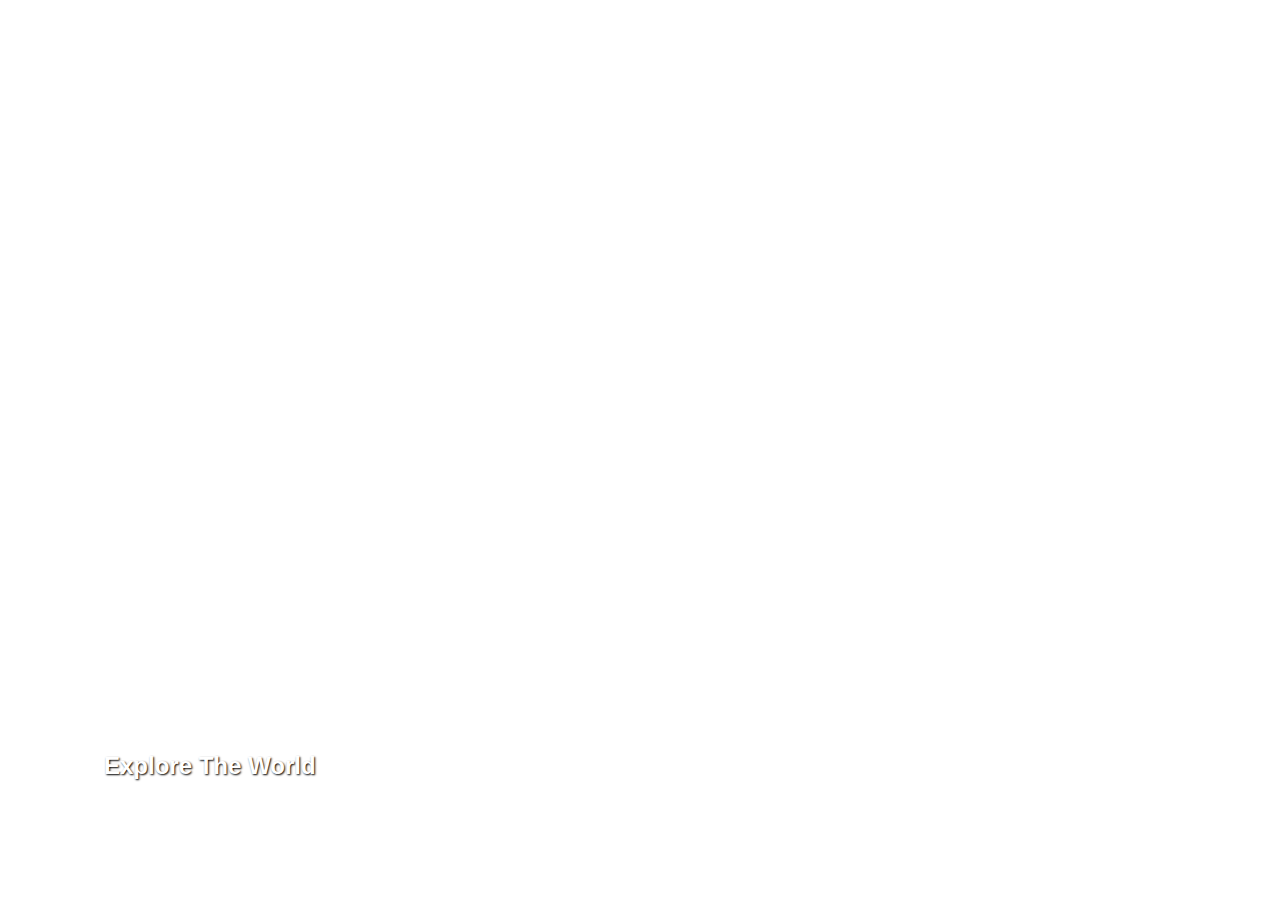
<file: ProxectosAdicionaisJavaScript/ej2/index.html>
<!DOCTYPE html>
<html lang="en">
  <head>
    <meta charset="UTF-8" />
    <meta http-equiv="X-UA-Compatible" content="IE=edge" />
    <meta name="viewport" content="width=device-width, initial-scale=1.0" />
    <title>Expanding Cards</title>
    <link rel="stylesheet" href="style.css" />
  </head>

  <body>
    <div class="container">
      <div
        class="panel active"
        style="
          background-image: url(https://images.unsplash.com/photo-1454496522488-7a8e488e8606?ixlib=rb-1.2.1&ixid=MnwxMjA3fDB8MHxwaG90by1wYWdlfHx8fGVufDB8fHx8&auto=format&fit=crop&w=1476&q=80);
        "
      >
        <h3>Explore The World</h3>
      </div>

      <div
        class="panel"
        style="
          background-image: url(https://images.unsplash.com/photo-1533130061792-64b345e4a833?ixlib=rb-1.2.1&ixid=MnwxMjA3fDB8MHxwaG90by1wYWdlfHx8fGVufDB8fHx8&auto=format&fit=crop&w=1470&q=80);
        "
      >
        <h3>Wild Forest</h3>
      </div>

      <div
        class="panel"
        style="
          background-image: url(https://images.unsplash.com/photo-1465056836041-7f43ac27dcb5?ixlib=rb-1.2.1&ixid=MnwxMjA3fDB8MHxwaG90by1wYWdlfHx8fGVufDB8fHx8&auto=format&fit=crop&w=1471&q=80);
        "
      >
        <h3>Sunny Beach</h3>
      </div>

      <div
        class="panel"
        style="
          background-image: url(https://images.unsplash.com/photo-1496806373111-658c63ae4ebc?ixlib=rb-1.2.1&ixid=MnwxMjA3fDB8MHxwaG90by1wYWdlfHx8fGVufDB8fHx8&auto=format&fit=crop&w=1470&q=80);
        "
      >
        <h3>City on Winter</h3>
      </div>

      <div
        class="panel"
        style="
          background-image: url(https://images.unsplash.com/photo-1589445475313-5d25648d5052?ixlib=rb-1.2.1&ixid=MnwxMjA3fDB8MHxwaG90by1wYWdlfHx8fGVufDB8fHx8&auto=format&fit=crop&w=1470&q=80);
        "
      >
        <h3>Mountains</h3>
      </div>
    </div>

    <script src="script.js"></script>
  </body>
</html>
</file>
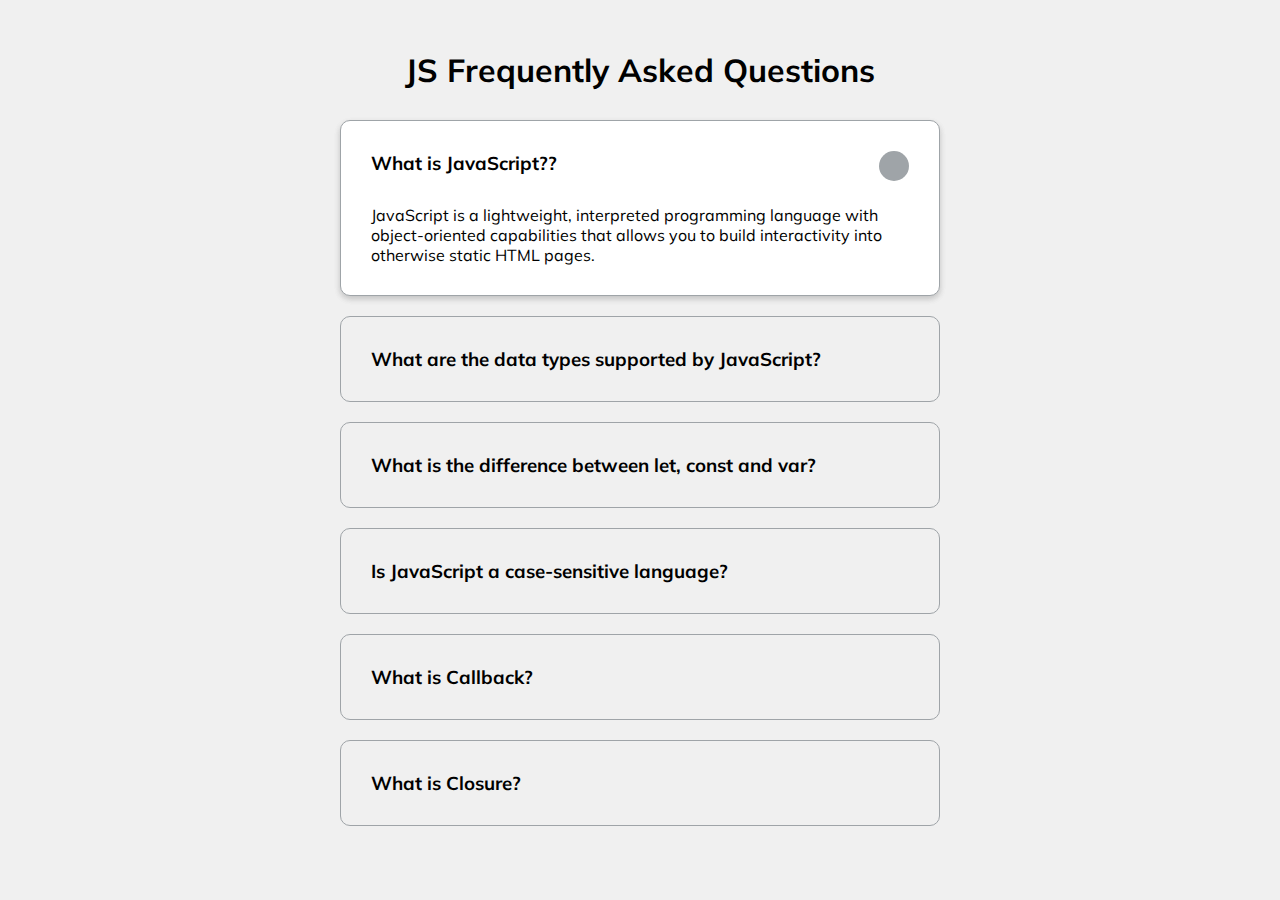
<file: ProxectosAdicionaisJavaScript/ej4/index.html>
<!DOCTYPE html>
<html lang="en">
  <head>
    <meta charset="UTF-8" />
    <meta name="viewport" content="width=device-width, initial-scale=1.0" />
    <link rel="stylesheet" href="style.css" />
    <link
      rel="stylesheet"
      href="https://cdnjs.cloudflare.com/ajax/libs/font-awesome/5.14.0/css/all.min.css"
      integrity="sha512-1PKOgIY59xJ8Co8+NE6FZ+LOAZKjy+KY8iq0G4B3CyeY6wYHN3yt9PW0XpSriVlkMXe40PTKnXrLnZ9+fkDaog=="
      crossorigin="anonymous"
    />
    <link rel="stylesheet" href="style.css" />
    <title>FAQ Collapse</title>
  </head>

  <body>
    <h1>JS Frequently Asked Questions</h1>
    <div class="faq-container">
      <div class="faq active">
        <h3 class="faq-title">What is JavaScript??</h3>
        <p class="faq-text">
          JavaScript is a lightweight, interpreted programming language with
          object-oriented capabilities that allows you to build interactivity
          into otherwise static HTML pages.
        </p>
        <button class="faq-toggle">
          <i class="fas fa-chevron-down"></i>
          <i class="fas fa-times"></i>
        </button>
      </div>
      <div class="faq">
        <h3 class="faq-title">
          What are the data types supported by JavaScript?
        </h3>
        <p class="faq-text">
          The data types supported by JavaScript are: Undefined, Null, Boolean,
          String, Symbol, Number, Object.
        </p>
        <button class="faq-toggle">
          <i class="fas fa-chevron-down"></i>
          <i class="fas fa-times"></i>
        </button>
      </div>
      <div class="faq">
        <h3 class="faq-title">
          What is the difference between let, const and var?
        </h3>
        <p class="faq-text">
          Before ES6, JS had no way to support block-level scope variables. Now,
          we have: <strong>var</strong> for creating function-level scope
          variables, <strong>let</strong> for creating dynamic block-level scope
          variables and <strong>const</strong> for creating constant block-level
          scope variables.
        </p>
        <button class="faq-toggle">
          <i class="fas fa-chevron-down"></i>
          <i class="fas fa-times"></i>
        </button>
      </div>
      <div class="faq">
        <h3 class="faq-title">Is JavaScript a case-sensitive language?</h3>
        <p class="faq-text">
          Yes, JavaScript is a case sensitive language. The language keywords,
          variables, function names, and any other identifiers must always be
          typed with a consistent capitalization of letters.
        </p>
        <button class="faq-toggle">
          <i class="fas fa-chevron-down"></i>
          <i class="fas fa-times"></i>
        </button>
      </div>
      <div class="faq">
        <h3 class="faq-title">What is Callback?</h3>
        <p class="faq-text">
          A callback is a plain JavaScript function passed to some method as an
          argument or option. It is a function that is to be executed after
          another function has finished executing, hence the name ‘call back‘.
          In JavaScript, functions are objects. Because of this, functions can
          take functions as arguments, and can be returned by other functions.
        </p>
        <button class="faq-toggle">
          <i class="fas fa-chevron-down"></i>
          <i class="fas fa-times"></i>
        </button>
      </div>
      <div class="faq">
        <h3 class="faq-title">What is Closure?</h3>
        <p class="faq-text">
          Closures are created whenever a variable that is defined outside the
          current scope is accessed from within some inner scope. It gives you
          access to an outer function’s scope from an inner function. In
          JavaScript, closures are created every time a function is created. To
          use a closure, simply define a function inside another function and
          expose it.
        </p>
        <button class="faq-toggle">
          <i class="fas fa-chevron-down"></i>
          <i class="fas fa-times"></i>
        </button>
      </div>
    </div>
    <script src="script.js"></script>
  </body>
</html>
</file>
<file: ProxectosAdicionaisJavaScript/ej2/style.css>
* {
  box-sizing: border-box;
  font-family: Arial, Helvetica, sans-serif;
}

body {
  display: flex;
  justify-content: center;
  align-items: center;
  height: 100vh;
  overflow: hidden;
  margin: 0;
}

.container {
  display: flex;
  width: 90vw;
}

.panel {
  background-size: cover;
  background-position: center;
  background-repeat: no-repeat;
  height: 80vh;
  border-radius: 50px;
  color: #fff;
  cursor: pointer;
  flex: 0.5;
  margin: 10px;
  position: relative;
  transition: flex 0.7s ease-in;
}

.panel h3 {
  font-size: 24px;
  text-shadow: 1px 1px 2px black;
  position: absolute;
  bottom: 30px;
  left: 30px;
  margin: 0;
  opacity: 0;
}

.panel.active {
  flex: 5;
}

.panel.active h3 {
  opacity: 1;
  transition: opacity 0.3s ease-in 0.4s;
}

@media (max-width: 480px) {
  .container {
    flex-direction: column;
    height: 100vh;
  }
}
</file>
<file: ProxectosAdicionaisJavaScript/ej4/style.css>
@import url('https://fonts.googleapis.com/css2?family=Muli&display=swap');

* {
  box-sizing: border-box;
}

body {
  font-family: 'Muli', sans-serif;
  background-color: #f0f0f0;
}

h1 {
  margin: 50px 0 30px;
  text-align: center;
}

.faq-container {
  max-width: 600px;
  margin: 0 auto;
}

.faq {
  background-color: transparent;
  border: 1px solid #9fa4a8;
  border-radius: 10px;
  margin: 20px 0;
  padding: 30px;
  position: relative;
  overflow: hidden;
  transition: 0.3s ease;
}

.faq.active {
  background-color: #fff;
  box-shadow: 0 3px 6px rgba(0, 0, 0, 0.1), 0 3px 6px rgba(0, 0, 0, 0.1);
}

.faq.active::before,
.faq.active::after {
  content: '\f075';
  font-family: 'Font Awesome 5 Free';
  color: #3498db;
  font-size: 7rem;
  position: absolute;
  opacity: 0.1;
  top: 20px;
  left: 20px;
  z-index: 0;
}

.faq.active::before {
  top: -10px;
  left: -30px;
  transform: rotateY(180deg);
}

.faq-title {
  margin: 0 35px 0 0;
}

.faq-text {
  display: none;
  margin: 30px 0 0;
}

.faq.active .faq-text {
  display: block;
}

.faq-toggle {
  background-color: transparent;
  border: 0;
  border-radius: 50%;
  cursor: pointer;
  display: flex;
  align-items: center;
  justify-content: center;
  font-size: 16px;
  padding: 0;
  position: absolute;
  top: 30px;
  right: 30px;
  height: 30px;
  width: 30px;
}

.faq-toggle:focus {
  outline: 0;
}

.faq-toggle .fa-times {
  display: none;
}

.faq.active .faq-toggle .fa-times {
  color: #fff;
  display: block;
}

.faq.active .faq-toggle .fa-chevron-down {
  display: none;
}

.faq.active .faq-toggle {
  background-color: #9fa4a8;
}
</file>
